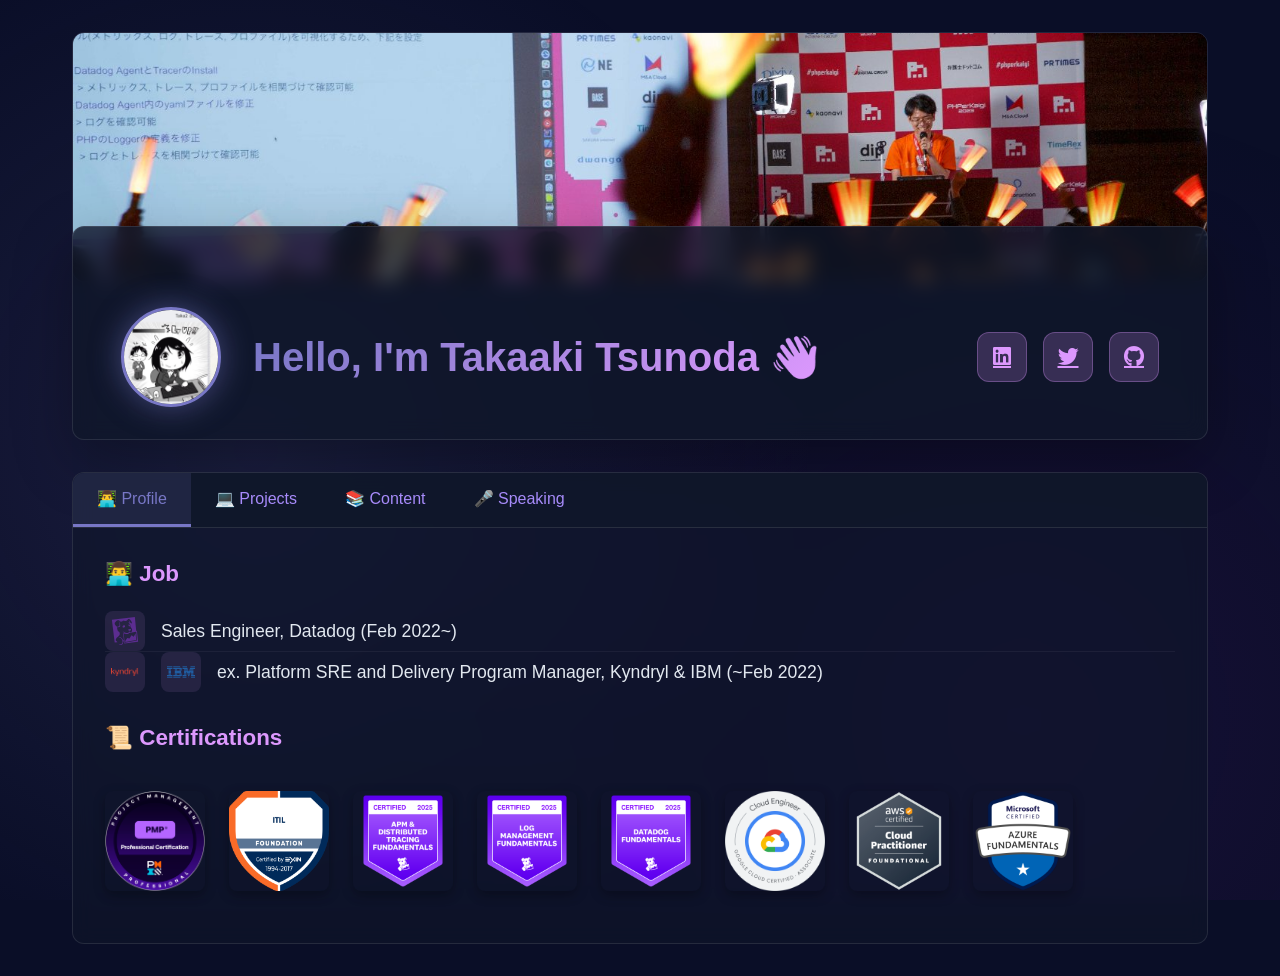
<file: index.html>
<!DOCTYPE html>
<html lang="en">

<script
    src="https://www.datadoghq-browser-agent.com/us1/v5/datadog-rum.js"
    type="text/javascript">
</script>
<script>
    window.DD_RUM && window.DD_RUM.init({
      clientToken: 'pubef515cb489a686906d98d4372124fa50',
      applicationId: 'cf2ee250-b092-4f8e-9b05-4901d070d3e4',
      site: 'datadoghq.com',
      service: 'taka2noda.github.io',
      env: 'prod',
      version: '1.0.1',
      sessionSampleRate: 100,
      sessionReplaySampleRate: 100,
      trackUserInteractions: true,
      trackResources: true,
      trackLongTasks: true,
      defaultPrivacyLevel: 'allow',
      enableExperimentalFeatures: ["feature_flags"],
    });

    window.DD_RUM &&
    window.DD_RUM.startSessionReplayRecording();
</script>

<head>
    <script type="text/javascript" src="https://www.datadoghq-browser-agent.com/us1/v4/datadog-logs.js"></script>
    <script>
      window.DD_LOGS &&
        window.DD_LOGS.init({
          clientToken: 'pubef515cb489a686906d98d4372124fa50',
          site: 'datadoghq.com',
          forwardErrorsToLogs: true,
          sessionSampleRate: 100,
        })
    </script>
	<meta charset="UTF-8">
	<meta name="viewport" content="width=device-width, initial-scale=1.0">
	<title>Taka2 Introduction</title>
	<link rel="stylesheet" href="https://cdnjs.cloudflare.com/ajax/libs/font-awesome/6.0.0-beta3/css/all.min.css">
	<link rel="icon" type="image/x-icon" href="images/favicon.ico">
	<style>
		* {
			margin: 0;
			padding: 0;
			box-sizing: border-box;
		}

		body {
			font-family: 'Inter', -apple-system, BlinkMacSystemFont, 'Segoe UI', sans-serif;
			background: #0a0e27;
			min-height: 100vh;
			color: #e2e8f0;
			position: relative;
			overflow-x: hidden;
		}

		body::before {
			content: '';
			position: fixed;
			top: 0;
			left: 0;
			right: 0;
			bottom: 0;
			background:
				radial-gradient(circle at 20% 50%, rgba(120, 119, 198, 0.15), transparent 50%),
				radial-gradient(circle at 80% 80%, rgba(88, 28, 135, 0.15), transparent 50%);
			z-index: 0;
		}

		.container {
			max-width: 1200px;
			margin: 0 auto;
			padding: 2rem;
			position: relative;
			z-index: 1;
		}

		.header-banner {
			width: 100%;
			height: 250px;
			object-fit: cover;
			border-radius: 12px;
			margin-bottom: -60px;
			position: relative;
			border: 1px solid rgba(255,255,255,0.1);
			transition: opacity 0.15s ease-in-out;
		}

		.header-banner.fade-out {
			opacity: 0;
		}

		.profile-section {
			background: rgba(15, 23, 42, 0.8);
			backdrop-filter: blur(10px);
			border: 1px solid rgba(255,255,255,0.1);
			border-radius: 12px;
			padding: 5rem 3rem 2rem;
			margin-bottom: 2rem;
			box-shadow: 0 20px 60px rgba(0,0,0,0.3);
		}

		.profile-info {
			display: flex;
			align-items: center;
			gap: 2rem;
			justify-content: space-between;
		}

		.profile-left {
			display: flex;
			align-items: center;
			gap: 2rem;
		}

		.profile-icon {
			width: 100px;
			height: 100px;
			border-radius: 50%;
			border: 3px solid #7877c6;
			box-shadow: 0 0 30px rgba(120, 119, 198, 0.5);
		}

		h1 {
			color: #ffffff;
			font-size: 2.5rem;
			font-weight: 700;
			background: linear-gradient(135deg, #7877c6 0%, #dc98fd 100%);
			-webkit-background-clip: text;
			-webkit-text-fill-color: transparent;
			background-clip: text;
		}

		.contact-icons {
			display: flex;
			gap: 1rem;
		}

		.contact-icons a {
			width: 50px;
			height: 50px;
			display: flex;
			align-items: center;
			justify-content: center;
			background: rgba(220, 152, 253, 0.2);
			border: 1px solid rgba(220, 152, 253, 0.3);
			border-radius: 12px;
			color: #dc98fd;
			font-size: 1.3rem;
			transition: all 0.3s ease;
		}

		.contact-icons a:hover {
			background: rgba(220, 152, 253, 0.3);
			border-color: #dc98fd;
			transform: translateY(-5px);
			box-shadow: 0 10px 30px rgba(220, 152, 253, 0.3);
		}

		.tabs-container {
			background: rgba(15, 23, 42, 0.6);
			backdrop-filter: blur(10px);
			border: 1px solid rgba(255,255,255,0.1);
			border-radius: 12px;
			overflow: hidden;
		}

		.tab-buttons {
			display: flex;
			flex-wrap: wrap;
			border-bottom: 1px solid rgba(255,255,255,0.1);
			background: rgba(15, 23, 42, 0.8);
		}

		.tab-button {
			padding: 1rem 1.5rem;
			background: transparent;
			border: none;
			color: #a78bfa;
			cursor: pointer;
			font-size: 1rem;
			font-weight: 500;
			transition: all 0.3s ease;
			border-bottom: 3px solid transparent;
			font-family: inherit;
		}

		.tab-button:hover {
			background: rgba(120, 119, 198, 0.1);
			color: #dc98fd;
		}

		.tab-button.active {
			color: #7877c6;
			border-bottom-color: #7877c6;
			background: rgba(120, 119, 198, 0.15);
		}

		.tab-content {
			display: none;
			padding: 2rem;
			animation: fadeIn 0.3s ease;
		}

		.tab-content.active {
			display: block;
		}

		@keyframes fadeIn {
			from { opacity: 0; transform: translateY(10px); }
			to { opacity: 1; transform: translateY(0); }
		}

		h2 {
			color: #dc98fd;
			font-size: 1.4rem;
			margin-bottom: 1.5rem;
			font-weight: 600;
			display: flex;
			align-items: center;
			gap: 0.5rem;
		}

		ul {
			list-style: none;
		}

		li {
			border-bottom: 1px solid rgba(255,255,255,0.05);
			transition: all 0.3s ease;
			position: relative;
		}

		li:hover {
			background: rgba(120, 119, 198, 0.08);
			padding-left: 0.5rem;
		}

		li:last-child {
			border-bottom: none;
		}

		li a {
			color: #a78bfa;
			text-decoration: none;
			transition: color 0.3s ease;
			display: block;
			padding: 1rem 0;
			line-height: 1.7;
		}

		li:nth-child(even) a {
			color: #7877c6;
		}

		li a:hover {
			color: #ffffff;
		}

		.badge-container {
			display: flex;
			gap: 1.5rem;
			flex-wrap: wrap;
			padding: 1rem 0;
		}

		.badge-container a {
			display: block;
			transition: transform 0.3s ease;
		}

		.badge-container a:hover {
			transform: scale(1.1);
		}

		.badge-container img {
			width: 100px;
			height: 100px;
			border-radius: 8px;
			box-shadow: 0 4px 12px rgba(0,0,0,0.3);
		}

		.job-list {
			list-style: none;
		}

		.job-list li {
			display: flex;
			align-items: center;
			gap: 1rem;
			font-size: 1.1rem;
			font-weight: 500;
		}

		.job-list .company-logo {
			width: 40px;
			height: 40px;
			border-radius: 8px;
			background: rgba(220, 152, 253, 0.1);
			padding: 6px;
			display: flex;
			align-items: center;
			justify-content: center;
		}

		.job-list .company-logo img {
			width: 100%;
			height: 100%;
			object-fit: contain;
		}

		@media (max-width: 768px) {
			.container {
				padding: 1rem;
			}
			.header-banner {
				height: 150px;
				margin-bottom: -40px;
			}
			.profile-section {
				padding: 3.5rem 1.5rem 1.5rem;
			}
			.profile-icon {
				width: 70px;
				height: 70px;
			}
			.tab-button {
				padding: 0.8rem 1rem;
				font-size: 0.9rem;
			}
			h1 {
				font-size: 1.5rem;
			}
			.contact-icons a {
				width: 38px;
				height: 38px;
				font-size: 1rem;
			}
			.profile-info {
				flex-direction: column;
				text-align: center;
			}
			.profile-left {
				flex-direction: column;
			}
			.badge-container img {
				width: 72px;
				height: 72px;
			}
		}
	</style>
</head>

<body>
	<div class="container">
		<img class="header-banner" src="images/header1.jpeg" alt="Header Image">

		<div class="profile-section">
			<div class="profile-info">
				<div class="profile-left">
					<img class="profile-icon" src="images/icon-taka2.jpeg" alt="Profile Icon">
					<h1>Hello, I'm Takaaki Tsunoda 👋</h1>
				</div>
				<div class="contact-icons">
					<a href="https://www.linkedin.com/in/takaaki-tsunoda/" target="_blank" title="LinkedIn"><i class="fab fa-linkedin"></i></a>
					<a href="https://twitter.com/taka2noda" target="_blank" title="Twitter"><i class="fab fa-twitter"></i></a>
					<a href="https://github.com/taka2noda" target="_blank" title="GitHub"><i class="fab fa-github"></i></a>
				</div>
			</div>
		</div>

		<div class="tabs-container">
			<div class="tab-buttons">
				<button class="tab-button active" onclick="openTab(event, 'profile')" data-image="images/header1.jpeg">👨‍💻 Profile</button>
				<button class="tab-button" onclick="openTab(event, 'projects')" data-image="images/header2.jpg">💻 Projects</button>
				<button class="tab-button" onclick="openTab(event, 'content')" data-image="images/header3.png">📚 Content</button>
				<button class="tab-button" onclick="openTab(event, 'speaking')" data-image="images/header4-1.jpg">🎤 Speaking</button>
			</div>

			<div id="profile" class="tab-content active">
				<h2>👨‍💻 Job</h2>
				<ul class="job-list">
					<li>
						<span class="company-logo">
							<img src="images/datadog-logo.svg" alt="Datadog">
						</span>
						<span>Sales Engineer, Datadog (Feb 2022~)</span>
					</li>
					<li>
						<span class="company-logo">
							<img src="images/kyndryl-logo.avif" alt="Kyndryl">
						</span>
						<span class="company-logo">
							<img src="images/ibm-logo.svg" alt="IBM">
						</span>
						<span>ex. Platform SRE and Delivery Program Manager, Kyndryl & IBM (~Feb 2022)</span>
					</li>
				</ul>

				<h2 style="margin-top: 2rem;">📜 Certifications</h2>
				<div class="badge-container">
					<a href="https://www.credly.com/badges/52c5f3c6-a2be-4c3b-b7da-10766984db49" target="_blank" title="Project Management Professional (PMP)®">
						<img src="images/pmp-badge.png" alt="PMP Badge">
					</a>
					<a href="https://mylogin.exin.nl/?Script=GetLinkedInPost&CandidateCertificateGUID=6B5D907C-A8B8-40C5-A233-8D0157A31822&ts=1666776000" target="_blank" title="ITIL® Foundation Certificate">
						<img src="images/itil-badge.png" alt="ITIL Badge">
					</a>
					<a href="https://www.credly.com/badges/a12ad02f-a516-4c71-98f8-395282c9cce0" target="_blank" title="Datadog Certified: APM & Distributed Tracing Fundamentals">
						<img src="images/datadog-badge-1.png" alt="Datadog APM Badge">
					</a>
					<a href="https://www.credly.com/badges/dff0f125-57ad-490e-a6cb-9cc64ac351eb" target="_blank" title="Datadog Certified: Log Management Fundamentals">
						<img src="images/datadog-badge-2.png" alt="Datadog Log Management Badge">
					</a>
					<a href="https://www.credly.com/badges/1cd9e57c-edae-4b2c-8f19-a2dccdfed752" target="_blank" title="Datadog Certified: Datadog Fundamentals">
						<img src="images/datadog-badge-3.png" alt="Datadog Fundamentals Badge">
					</a>
					<a href="https://www.credly.com/badges/88e24dae-a911-4606-9888-c02af47a58ef" target="_blank" title="Datadog Certified">
						<img src="images/datadog-badge-4.png" alt="Datadog Badge 4">
					</a>
					<a href="https://www.credly.com/badges/aa0e28d0-a6b3-44b3-bc71-c273d1361e53" target="_blank" title="Datadog Certified">
						<img src="images/datadog-badge-5.png" alt="Datadog Badge 5">
					</a>
					<a href="https://www.credly.com/badges/f9eb1e10-03f8-4928-a482-2e50275fcb8d" target="_blank" title="Datadog Certified">
						<img src="images/datadog-badge-6.png" alt="Datadog Badge 6">
					</a>
				</div>
			</div>

			<div id="projects" class="tab-content">
				<h2>🤝 Open Source Contributions</h2>
				<ul>
					<li><a href="https://github.com/awslabs/amazon-bedrock-agentcore-samples/pull/951" target="_blank">AWS Labs - Amazon Bedrock AgentCore Samples - PR: Make AWS region configurable via environment variable (Open, Feb 2026)</a></li>
					<li><a href="https://github.com/awslabs/amazon-bedrock-agentcore-samples/issues/150" target="_blank">AWS Labs - Amazon Bedrock AgentCore Samples - Issue: 404 Not Found Error in observability tutorial (Open, Jul 2025)</a></li>
					<li><a href="https://github.com/minorun365/agent-book/issues/22" target="_blank">minorun365/agent-book - Issue: Command error in chapter4 copy-paste commands (Closed, Dec 2025)</a></li>
					<li><a href="https://github.com/GoogleCloudPlatform/microservices-demo/issues/1847" target="_blank">Google Cloud Platform - microservices-demo - Issue: Feature suggestion for PHP service (Closed, Jun 2023)</a></li>
				</ul>

				<h2 style="margin-top: 2rem;">💻 Public Sample Datadog Apps</h2>
				<ul>
					<li><a href="https://github.com/taka2noda/Datadog-llm-ops-sample-taka2" target="_blank">Datadog-llm-ops-sample-taka2 - Datadog LLM Observability Sample Applications (6 sample projects covering AWS ECS, Docker, APM)</a></li>
				</ul>
			</div>

			<div id="content" class="tab-content">
				<h2>📚 Decks and Blogs</h2>
				<ul>
					<li><a href="https://www.datadoghq.com/ja/blog/datadog-live-tokyo-2025-recap/" target="_blank">Datadog Live Tokyo 2025 Fireside Chat「AI Agentで実現するAIOps – Bits AI SRE 国内活用事例 – 」開催レポート (Feb 6, 2026)</a></li>
					<li><a href="https://qiita.com/Taka2Noda/items/8a6aa17ee0d41b96a203" target="_blank">LangGraphで構築したAI エージェントをDatadogで監視する方法と見え方 (Dec 4, 2025)</a></li>
					<li><a href="https://speakerdeck.com/taka2noda/datadogtoai-huo-yong-tojian-shi-er-tunoshi-dian-karajian-ruobuzababiritei" target="_blank">DatadogとAI：活用と監視、 二つの視点から見るオブザーバビリティ (Sep 5, 2025)</a></li>
					<li><a href="https://speakerdeck.com/taka2noda/ai-agent-observability-datadog-2025-ja" target="_blank">AI エージェントの実運用を支えるオブザーバビリティの実践 (Jul 24, 2025)</a></li>
					<li><a href="https://qiita.com/Taka2Noda/items/44f38aefa9c87eab166c" target="_blank">Datadog LLM Observability を AWS Lambda(Python, Bedrock)に対して設定する (Jul 14, 2025)</a></li>
					<li><a href="https://speakerdeck.com/taka2noda/datadogdeshi-xian-surusekiyuritei-obuzababiritei" target="_blank">Datadogで実現するセキュリティ オブザーバビリティ (May 25, 2023)</a></li>
					<li><a href="https://speakerdeck.com/taka2noda/phpdegou-zhu-sitawordpresswoobservabilityturudejian-temiru-phperkaigi-2023" target="_blank">PHPで構築したWordPressをObservabilityツールで見てみる (Mar 24, 2023)</a></li>
				</ul>
			</div>

			<div id="speaking" class="tab-content">
				<h2>🎤 Public Speaking</h2>
				<ul>
					<li><a href="https://www.event-site.info/datadog-live-tokyo-2025/" target="_blank">Datadog Live Tokyo 2025 - Fireside Chat: AI Agent で実現する AIOps ― Bits AI SRE 国内活用事例 ― (Dec 16, 2025)</a></li>
					<li><a href="https://events.datadoghq.com/ja/summits/datadog-summit-tokyo/agenda/ai-llm" target="_blank">Datadog Summit Tokyo 2025 - ワークショップ 小さな LLM アプリの構築と動作の可視化 (Oct 16, 2025)</a></li>
					<li><a href="https://cloud.watch.impress.co.jp/docs/event/2045339.html" target="_blank">Cloud Operator Days Tokyo 2025 - AIエージェントの実運用を支えるオブザーバビリティの実践 🏆 Audience Award (Sep 5, 2025)</a></li>
					<li><a href="https://www.datadoghq.com/ja/summit/tokyo24/agenda/dd101_sre/" target="_blank">Datadog Summit Tokyo 2024 - ワークショップ Datadog 101：SRE（サイト・リライアビリティ・エンジニアリング) (Oct 16, 2024)</a></li>
					<li><a href="https://www.datadoghq.com/ja/event/awsgenai/" target="_blank">Datadog Webinar - DatadogでAWS生成AIスタックを監視する (Aug 7, 2024)</a></li>
					<li><a href="https://jaguer.jp/collaborate_btw_securityo11y/" target="_blank">Jaguer Observability/SRE and Security Subcommittee Collaboration MeetUp (Jun 22, 2023)</a></li>
					<li><a href="https://s-jaws.doorkeeper.jp/events/155023" target="_blank">Security-JAWS 29th Study Session - Datadogで実現するセキュリティオブザーバビリティ (May 25, 2023)</a></li>
					<li><a href="https://fortee.jp/phperkaigi-2023/proposal/f4d1dc93-718b-44c7-8be2-edd66a253e63" target="_blank">PHPerKaigi 2023 - PHPで構築したWordPressをObservabilityツールで見てみる (Mar 24, 2023)</a></li>
					<li><a href="https://jaguer.jp/observability-sre-%e5%88%86%e7%a7%91%e4%bc%9a-%e3%80%90%e7%ac%ac4%e5%9b%9e%e3%80%91meetup%e9%96%8b%e5%82%ac%e3%81%97%e3%81%be%e3%81%97%e3%81%9f%ef%bc%81/" target="_blank">Jaguer Observability/SRE Subcommittee 4th MeetUp - Observabilityツールを入れるとなにがおいしいの？ (Feb 2, 2023)</a></li>
					<li><a href="https://enq.itmedia.co.jp/on24u/form/cnw2209?partnerref=cl#session3-4" target="_blank">ITmedia Cloud Native Week 2022 Autumn - 複雑化し高頻度化するセキュリティ脅威を可視化して対処する方法 (Sep 16, 2022)</a></li>
					<li><a href="https://www.datadoghq.com/ja/dg/webinars/logs-webinar-ja/" target="_blank">Datadog Japan OnDemand Webinar - Datadog ログ管理で機密データを保護する方法 (Jul 28, 2022)</a></li>
					<li><a href="https://www.ibm.com/events/sre/sessions/#SRE-092" target="_blank">SRE conference@IBM - How to adopt SRE practice for 500 member's outsourcing project (Nov 9, 2021)</a></li>
				</ul>
			</div>
		</div>
	</div>

	<script>
		function openTab(evt, tabName) {
			var i, tabcontent, tabbuttons;

			tabcontent = document.getElementsByClassName("tab-content");
			for (i = 0; i < tabcontent.length; i++) {
				tabcontent[i].classList.remove("active");
			}

			tabbuttons = document.getElementsByClassName("tab-button");
			for (i = 0; i < tabbuttons.length; i++) {
				tabbuttons[i].classList.remove("active");
			}

			document.getElementById(tabName).classList.add("active");
			evt.currentTarget.classList.add("active");

			// ヘッダー画像の切り替え
			var newImage = evt.currentTarget.getAttribute('data-image');
			if (newImage) {
				var headerBanner = document.querySelector('.header-banner');

				// フェードアウト効果
				headerBanner.classList.add('fade-out');

				// 画像を切り替え（タブ遷移の中間で切り替え）
				setTimeout(function() {
					headerBanner.src = newImage;
					headerBanner.classList.remove('fade-out');
				}, 150);
			}
		}
	</script>
</body>

</html>
</file>
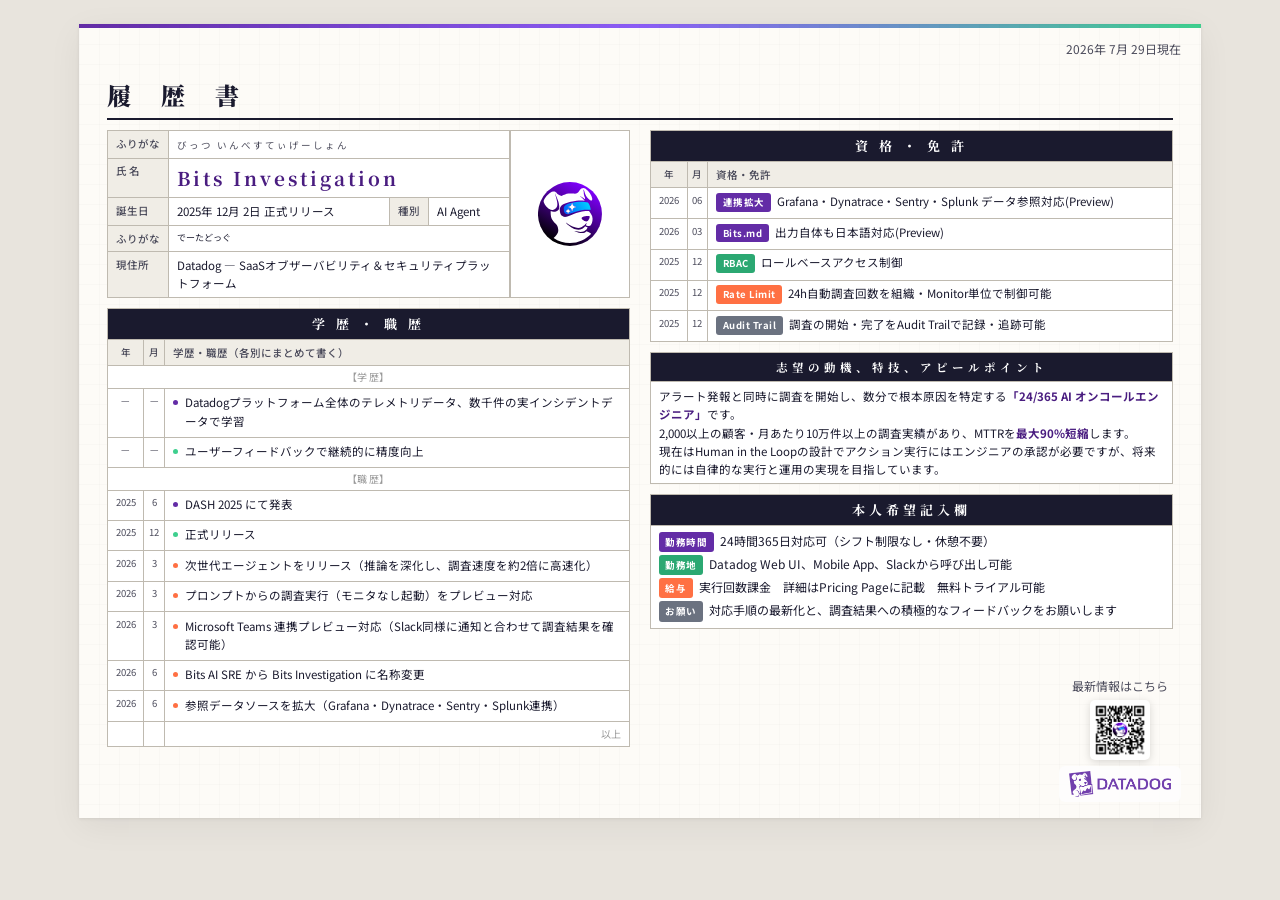
<file: bits_ai_sre_resume_print.html>
<!DOCTYPE html>
<html lang="ja">
<head>
<meta charset="UTF-8">
<meta name="viewport" content="width=device-width, initial-scale=1.0">
<title>履歴書 - Bits Investigation（印刷用）</title>
<script>
(function(h,o,u,n,d) {
  h=h[d]=h[d]||{q:[],onReady:function(c){h.q.push(c)}}
  d=o.createElement(u);d.async=1;d.src=n
  n=o.getElementsByTagName(u)[0];n.parentNode.insertBefore(d,n)
})(window,document,'script','https://www.datadoghq-browser-agent.com/us1/v6/datadog-rum.js','DD_RUM')

window.DD_RUM.onReady(function() {
  window.DD_RUM && window.DD_RUM.init({
    applicationId: '745e25e9-05e3-4ea1-8582-94f606c081cc',
    clientToken: 'pubc623474570f30924081ad3d537c96984',
    site: 'ap1.datadoghq.com',
    service: 'bits-ai-resume-ap1',
    env: 'prod',
    version: '1.0.0',
    sessionSampleRate: 100,
    sessionReplaySampleRate: 100,
    trackUserInteractions: true,
    trackResources: true,
    trackLongTasks: true,
    enableExperimentalFeatures: ['feature_flags'],
  });
});
</script>
<link href="https://fonts.googleapis.com/css2?family=Noto+Serif+JP:wght@400;700;900&family=Noto+Sans+JP:wght@300;400;500;700&family=M+PLUS+1p:wght@400;500;700&display=swap" rel="stylesheet">
<style>
  :root {
    --dd-purple: #632CA6;
    --dd-purple-dark: #4A1D80;
    --dd-violet: #8B5CF6;
    --dd-green: #3ECF8E;
    --dd-green-dark: #2BA872;
    --dd-orange: #FF7043;
    --dd-bg: #FDFBF7;
    --dd-ink: #1A1A2E;
    --dd-ink-light: #4A4A5A;
    --dd-cell-bg: #FFFFFF;
    --dd-header-bg: #F0EDE6;
  }

  * { margin: 0; padding: 0; box-sizing: border-box; }

  body {
    background: #E8E4DD;
    font-family: 'Noto Sans JP', 'M PLUS 1p', sans-serif;
    color: var(--dd-ink);
    min-height: 100vh;
    display: flex;
    justify-content: center;
    align-items: flex-start;
    padding: 24px 16px;
  }

  .page {
    width: 297mm;
    height: 210mm;
    background: var(--dd-bg);
    box-shadow: 0 1px 3px rgba(0,0,0,0.08), 0 8px 32px rgba(0,0,0,0.06);
    padding: 20px 28px 16px;
    position: relative;
    overflow: hidden;
  }

  .page::before {
    content: '';
    position: absolute;
    top: 0; left: 0; right: 0;
    height: 4px;
    background: linear-gradient(90deg, var(--dd-purple), var(--dd-violet), var(--dd-green));
  }

  .page::after {
    content: '';
    position: absolute;
    top: 0; left: 0; right: 0; bottom: 0;
    background-image:
      linear-gradient(rgba(0,0,0,0.015) 1px, transparent 1px),
      linear-gradient(90deg, rgba(0,0,0,0.015) 1px, transparent 1px);
    background-size: 20px 20px;
    pointer-events: none;
    z-index: 0;
  }

  .content { position: relative; z-index: 1; height: 100%; display: flex; flex-direction: column; padding-bottom: 86px; }

  /* === MAIN TWO-COLUMN === */
  .main-columns {
    display: grid;
    grid-template-columns: 1fr 1fr;
    grid-template-rows: 1fr;
    gap: 20px;
    flex: 1;
    min-height: 0;
  }

  .col-stack {
    display: flex;
    flex-direction: column;
    justify-content: flex-start;
    height: 100%;
  }

  /* === TABLES === */
  table {
    width: 100%;
    border-collapse: collapse;
    margin-bottom: 10px;
    font-size: 11.5px;
  }

  th, td {
    border: 1px solid #BFBAB0;
    padding: 4.5px 8px;
    text-align: left;
    vertical-align: top;
    line-height: 1.55;
  }

  th {
    background: var(--dd-header-bg);
    font-weight: 500;
    font-size: 10.5px;
    color: var(--dd-ink-light);
    white-space: nowrap;
    width: 1%;
  }

  td { background: var(--dd-cell-bg); }

  .section-header {
    background: var(--dd-ink);
    color: #fff;
    font-family: 'Noto Serif JP', serif;
    font-size: 13px;
    font-weight: 700;
    letter-spacing: 4px;
    text-align: center;
    padding: 5px 8px;
  }

  /* === WATERMARK === */
  .watermark {
    display: inline-block;
    transform: rotate(-20deg);
    font-family: 'Noto Sans JP', sans-serif;
    font-size: 10px;
    font-weight: 700;
    letter-spacing: 1px;
    color: rgba(0,0,0,0.25);
    white-space: nowrap;
    user-select: none;
    line-height: 1.4;
    text-align: center;
    margin-left: 12px;
    vertical-align: middle;
  }

  /* === TITLE === */
  .title-row {
    display: flex;
    align-items: center;
    justify-content: space-between;
    margin-bottom: 10px;
    border-bottom: 2px solid var(--dd-ink);
    padding-bottom: 6px;
  }

  .title-row h1 {
    font-family: 'Noto Serif JP', serif;
    font-size: 24px;
    font-weight: 900;
    letter-spacing: 12px;
    color: var(--dd-ink);
  }

  .title-date {
    font-size: 12px;
    color: var(--dd-ink-light);
    white-space: nowrap;
  }

  /* === Identity === */
  .identity-grid {
    display: grid;
    grid-template-columns: 1fr 120px;
    gap: 0;
    margin-bottom: 10px;
  }

  .identity-left table { margin-bottom: 0; }

  .photo-cell {
    border: 1px solid #BFBAB0;
    background: var(--dd-cell-bg);
    display: flex;
    align-items: center;
    justify-content: center;
  }

  .name-furigana { font-size: 9.5px; color: var(--dd-ink-light); letter-spacing: 2px; }

  .name-main {
    font-family: 'Noto Serif JP', serif;
    font-size: 19px;
    font-weight: 700;
    letter-spacing: 3px;
    color: var(--dd-purple-dark);
  }

  .name-sub { font-size: 10.5px; color: var(--dd-ink-light); margin-top: 2px; }
  .dob-row td { font-size: 11.5px; }

  /* === Badges === */
  .badge {
    display: inline-block;
    padding: 2px 6.5px;
    border-radius: 3px;
    font-size: 9.5px;
    font-weight: 700;
    letter-spacing: 0.5px;
    margin-right: 3px;
    margin-bottom: 2px;
  }

  .badge-purple { background: var(--dd-purple); color: #fff; }
  .badge-green { background: var(--dd-green-dark); color: #fff; }
  .badge-orange { background: var(--dd-orange); color: #fff; }
  .badge-gray { background: #6B7280; color: #fff; }

  /* Timeline */
  .timeline-entry {
    position: relative;
    padding-left: 12px;
    margin-bottom: 2px;
    line-height: 1.6;
  }

  .timeline-entry::before {
    content: '';
    position: absolute;
    left: 0; top: 7px;
    width: 5px; height: 5px;
    border-radius: 50%;
    background: var(--dd-purple);
  }

  .timeline-entry.green::before { background: var(--dd-green); }
  .timeline-entry.orange::before { background: var(--dd-orange); }

  /* Year/month */
  .ym-cell { font-size: 9.5px; text-align: center; color: var(--dd-ink-light); width: 0; white-space: nowrap; padding: 4.5px 2px; }
  th.ym-cell { width: 0; min-width: 0; }

  /* Motivation */
  .motivation-box td { line-height: 1.6; font-size: 11.5px; }
  .highlight { color: var(--dd-purple-dark); font-weight: 700; }

  /* Footer */
  .footer-note { font-size: 9px; color: #999; text-align: right; margin-top: 8px; letter-spacing: 0.5px; }

  /* Print */
  @media print {
    body {
      background: #fff;
      padding: 0;
      margin: 0;
      display: block;
      min-height: unset;
    }
    .page {
      box-shadow: none;
      width: 297mm;
      height: 210mm;
      padding: 8mm 10mm;
    }
    .page::before, .page::after { display: none; }
    @page { size: A4 landscape; margin: 0; }
  }
</style>
</head>
<body>
<div class="page">
<div class="content">

  <!-- Title -->
  <div class="title-row" style="min-height:76px; align-items:flex-end;">
    <h1>履 歴 書</h1>
  </div>

  <div class="main-columns">

    <!-- ===== LEFT COLUMN ===== -->
    <div>

      <!-- Identity -->
      <div class="identity-grid">
        <div class="identity-left">
          <table>
            <tr>
              <th style="width:52px;">ふりがな</th>
              <td colspan="3"><span class="name-furigana">びっつ いんべすてぃげーしょん</span></td>
            </tr>
            <tr>
              <th>氏 名</th>
              <td colspan="3">
                <span class="name-main">Bits Investigation</span>
              </td>
            </tr>
            <tr class="dob-row">
              <th>誕生日</th>
              <td>2025年 12月 2日 正式リリース</td>
              <th>種別</th>
              <td>AI Agent</td>
            </tr>
            <tr>
              <th>ふりがな</th>
              <td colspan="3" style="font-size:9px; color:#1A1A2E;">でーたどっぐ</td>
            </tr>
            <tr>
              <th>現住所</th>
              <td colspan="3">Datadog — SaaSオブザーバビリティ＆セキュリティプラットフォーム</td>
            </tr>
          </table>
        </div>
        <div class="photo-cell">
          <img src="images/bits-chatbot_avatar.svg" alt="Bits AI" style="width:80px; height:80px; object-fit:contain; padding:8px;">
        </div>
      </div>

      <!-- Career History -->
      <table style="table-layout:fixed">
        <colgroup>
          <col style="width:7%">
          <col style="width:4%">
          <col style="width:89%">
        </colgroup>
        <tr><td colspan="3" class="section-header">学 歴 ・ 職 歴</td></tr>
        <tr>
          <th class="ym-cell">年</th>
          <th class="ym-cell">月</th>
          <th>学歴・職歴（各別にまとめて書く）</th>
        </tr>
        <tr><td colspan="3" style="text-align:center; font-size:10px; color:#999; padding:3px;">【学 歴】</td></tr>
        <tr>
          <td class="ym-cell">—</td><td class="ym-cell">—</td>
          <td><div class="timeline-entry">Datadogプラットフォーム全体のテレメトリデータ、数千件の実インシデントデータで学習</div></td>
        </tr>
        <tr>
          <td class="ym-cell">—</td><td class="ym-cell">—</td>
          <td><div class="timeline-entry green">ユーザーフィードバックで継続的に精度向上</div></td>
        </tr>
        <tr><td colspan="3" style="text-align:center; font-size:10px; color:#999; padding:3px;">【職 歴】</td></tr>
        <tr>
          <td class="ym-cell">2025</td><td class="ym-cell">6</td>
          <td><div class="timeline-entry">DASH 2025 にて発表</div></td>
        </tr>
        <tr>
          <td class="ym-cell">2025</td><td class="ym-cell">12</td>
          <td><div class="timeline-entry green">正式リリース</div></td>
        </tr>
        <tr>
          <td class="ym-cell">2026</td><td class="ym-cell">3</td>
          <td><div class="timeline-entry orange">次世代エージェントをリリース（推論を深化し、調査速度を約2倍に高速化）</div></td>
        </tr>
        <tr>
          <td class="ym-cell">2026</td><td class="ym-cell">3</td>
          <td><div class="timeline-entry orange">プロンプトからの調査実行（モニタなし起動）をプレビュー対応</div></td>
        </tr>
        <tr>
          <td class="ym-cell">2026</td><td class="ym-cell">3</td>
          <td><div class="timeline-entry orange">Microsoft Teams 連携プレビュー対応（Slack同様に通知と合わせて調査結果を確認可能）</div></td>
        </tr>
        <tr>
          <td class="ym-cell">2026</td><td class="ym-cell">6</td>
          <td><div class="timeline-entry orange">Bits AI SRE から Bits Investigation に名称変更</div></td>
        </tr>
        <tr>
          <td class="ym-cell">2026</td><td class="ym-cell">6</td>
          <td><div class="timeline-entry orange">参照データソースを拡大（Grafana・Dynatrace・Sentry・Splunk連携）</div></td>
        </tr>
        <tr>
          <td class="ym-cell"></td><td class="ym-cell"></td>
          <td style="text-align:right; font-size:10px; color:#999;">以上</td>
        </tr>
      </table>

    </div>

    <!-- ===== RIGHT COLUMN ===== -->
    <div class="col-stack">

      <!-- Qualifications -->
      <table style="table-layout:fixed">
        <colgroup>
          <col style="width:7%">
          <col style="width:4%">
          <col style="width:89%">
        </colgroup>
        <tr><td colspan="3" class="section-header">資 格 ・ 免 許</td></tr>
        <tr>
          <th class="ym-cell">年</th>
          <th class="ym-cell">月</th>
          <th>資格・免許</th>
        </tr>
        <tr>
          <td class="ym-cell">2026</td><td class="ym-cell">06</td>
          <td><span class="badge badge-purple">連携拡大</span> Grafana・Dynatrace・Sentry・Splunk データ参照対応(Preview)</td>
        </tr>
        <tr>
          <td class="ym-cell">2026</td><td class="ym-cell">03</td>
          <td><span class="badge badge-purple">Bits.md</span> 出力自体も日本語対応(Preview)</td>
        </tr>
        <tr>
          <td class="ym-cell">2025</td><td class="ym-cell">12</td>
          <td><span class="badge badge-green">RBAC</span> ロールベースアクセス制御</td>
        </tr>
        <tr>
          <td class="ym-cell">2025</td><td class="ym-cell">12</td>
          <td><span class="badge badge-orange">Rate Limit</span> 24h自動調査回数を組織・Monitor単位で制御可能</td>
        </tr>
        <tr>
          <td class="ym-cell">2025</td><td class="ym-cell">12</td>
          <td><span class="badge badge-gray">Audit Trail</span> 調査の開始・完了をAudit Trailで記録・追跡可能</td>
        </tr>
      </table>

      <!-- Motivation -->
      <table class="motivation-box">
        <tr><td class="section-header">志望の動機、特技、アピールポイント</td></tr>
        <tr>
          <td>
            アラート発報と同時に調査を開始し、数分で根本原因を特定する<span class="highlight">「24/365 AI オンコールエンジニア」</span>です。<br>
            2,000以上の顧客・月あたり10万件以上の調査実績があり、MTTRを<span class="highlight">最大90%短縮</span>します。<br>
            現在はHuman in the Loopの設計でアクション実行にはエンジニアの承認が必要ですが、将来的には自律的な実行と運用の実現を目指しています。
          </td>
        </tr>
      </table>

      <!-- Preferences -->
      <table>
        <tr><td class="section-header">本人希望記入欄</td></tr>
        <tr>
          <td style="line-height:1.7; font-size:12px;">
            <span class="badge badge-purple">勤務時間</span> 24時間365日対応可（シフト制限なし・休憩不要）<br>
            <span class="badge badge-green">勤務地</span> Datadog Web UI、Mobile App、Slackから呼び出し可能<br>
            <span class="badge badge-orange">給与</span> 実行回数課金　詳細はPricing Pageに記載　無料トライアル可能<br>
            <span class="badge badge-gray">お願い</span> 対応手順の最新化と、調査結果への積極的なフィードバックをお願いします
          </td>
        </tr>
      </table>

    </div>

  </div>





</div>

<!-- 日付: ページ右上 -->
<div style="position:absolute; top:16px; right:20px; display:flex; flex-direction:column; align-items:flex-end; gap:2px; z-index:100;">
  <span class="title-date">2026年 7月 29日現在</span>
</div>

<!-- QR Code + Datadog Logo: ページ右下（左側の表の下端に合わせる） -->
<div style="position:absolute; bottom:16px; right:20px; display:flex; flex-direction:column; align-items:center; gap:6px; z-index:9999;">
  <span class="title-date">最新情報はこちら</span>
  <img src="images/Qq437X1X3kGKNrf_Untitled 2026-04-03.png" alt="QR Code" id="qr-code"
    style="width:60px; height:60px; box-shadow:0 2px 8px rgba(0,0,0,0.15); border-radius:5px; background:#fff;">
  <img src="images/dd_logo_h_rgb.png" alt="Datadog" id="dd-logo"
    style="height:36px; width:auto; opacity:0.9; background:rgba(255,255,255,0.85); padding:5px 10px; border-radius:6px;">
</div>

</div>

</body>
</html>
</file>
